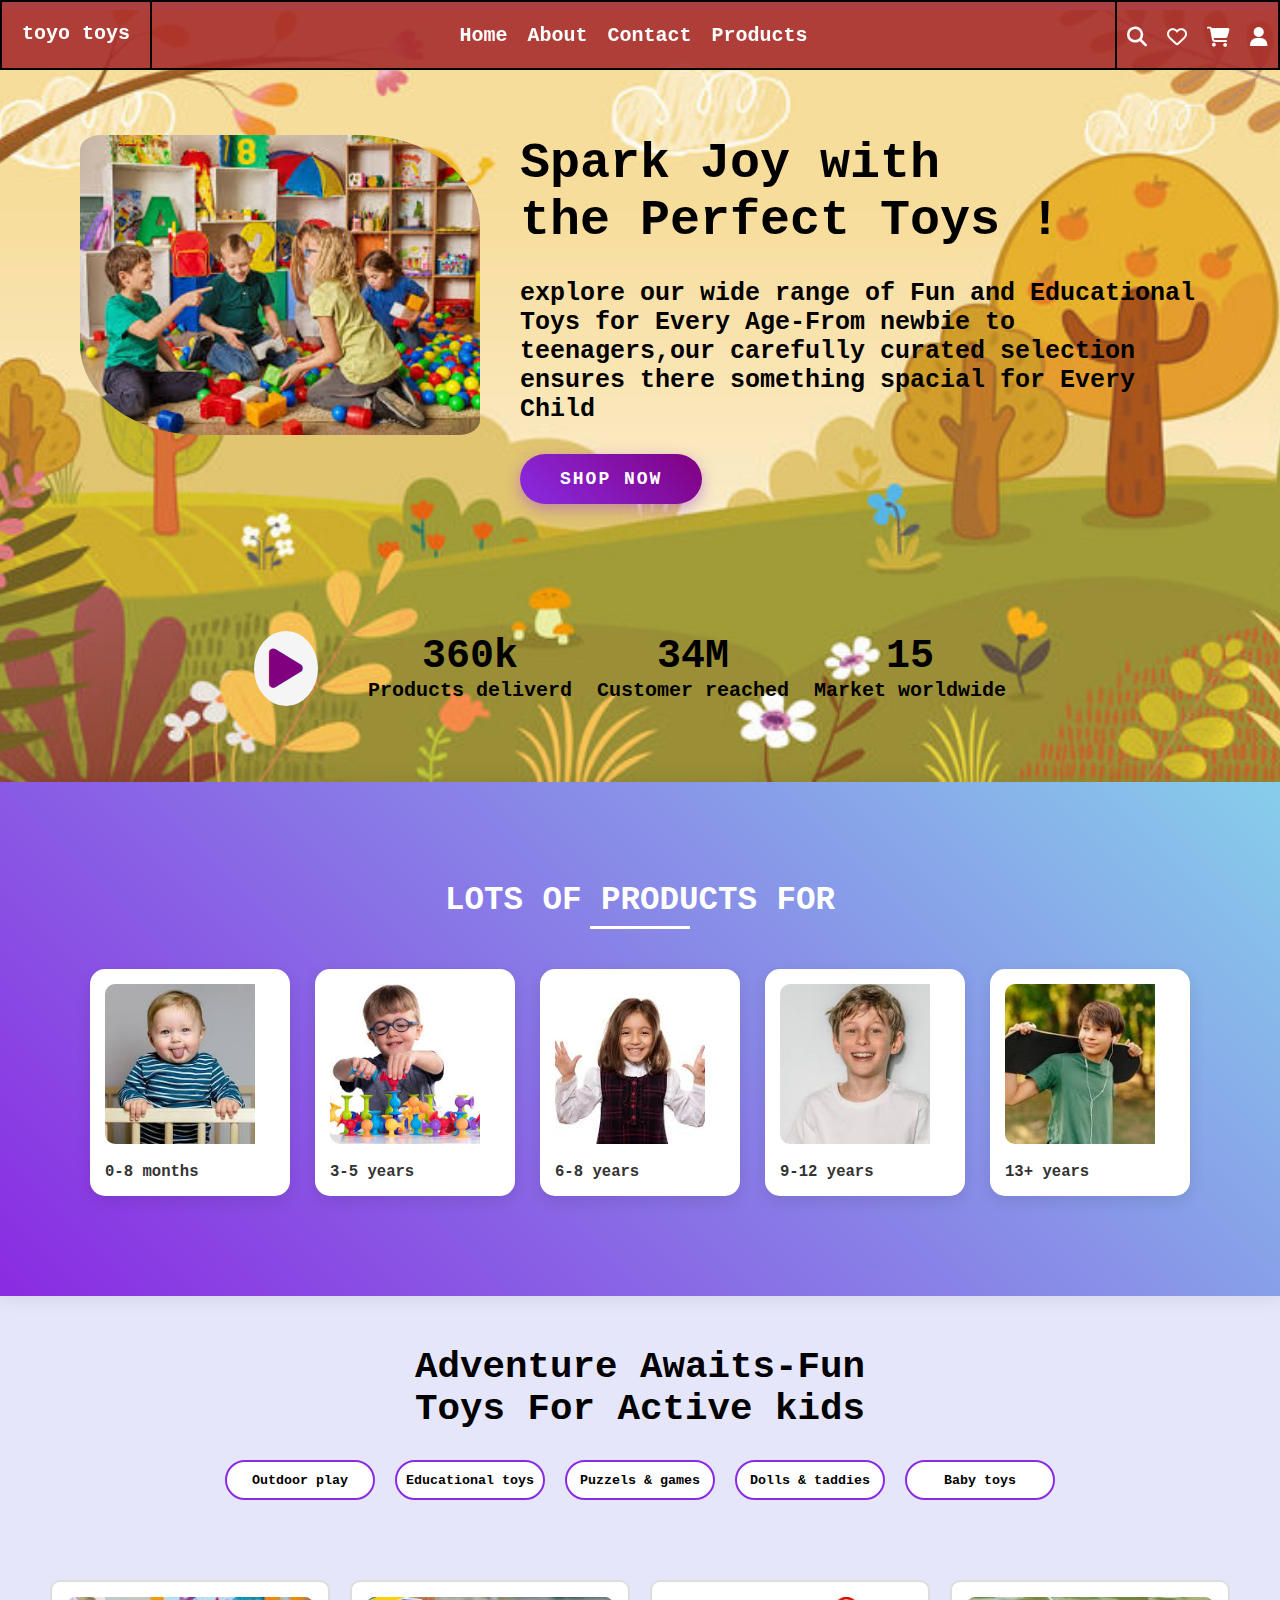
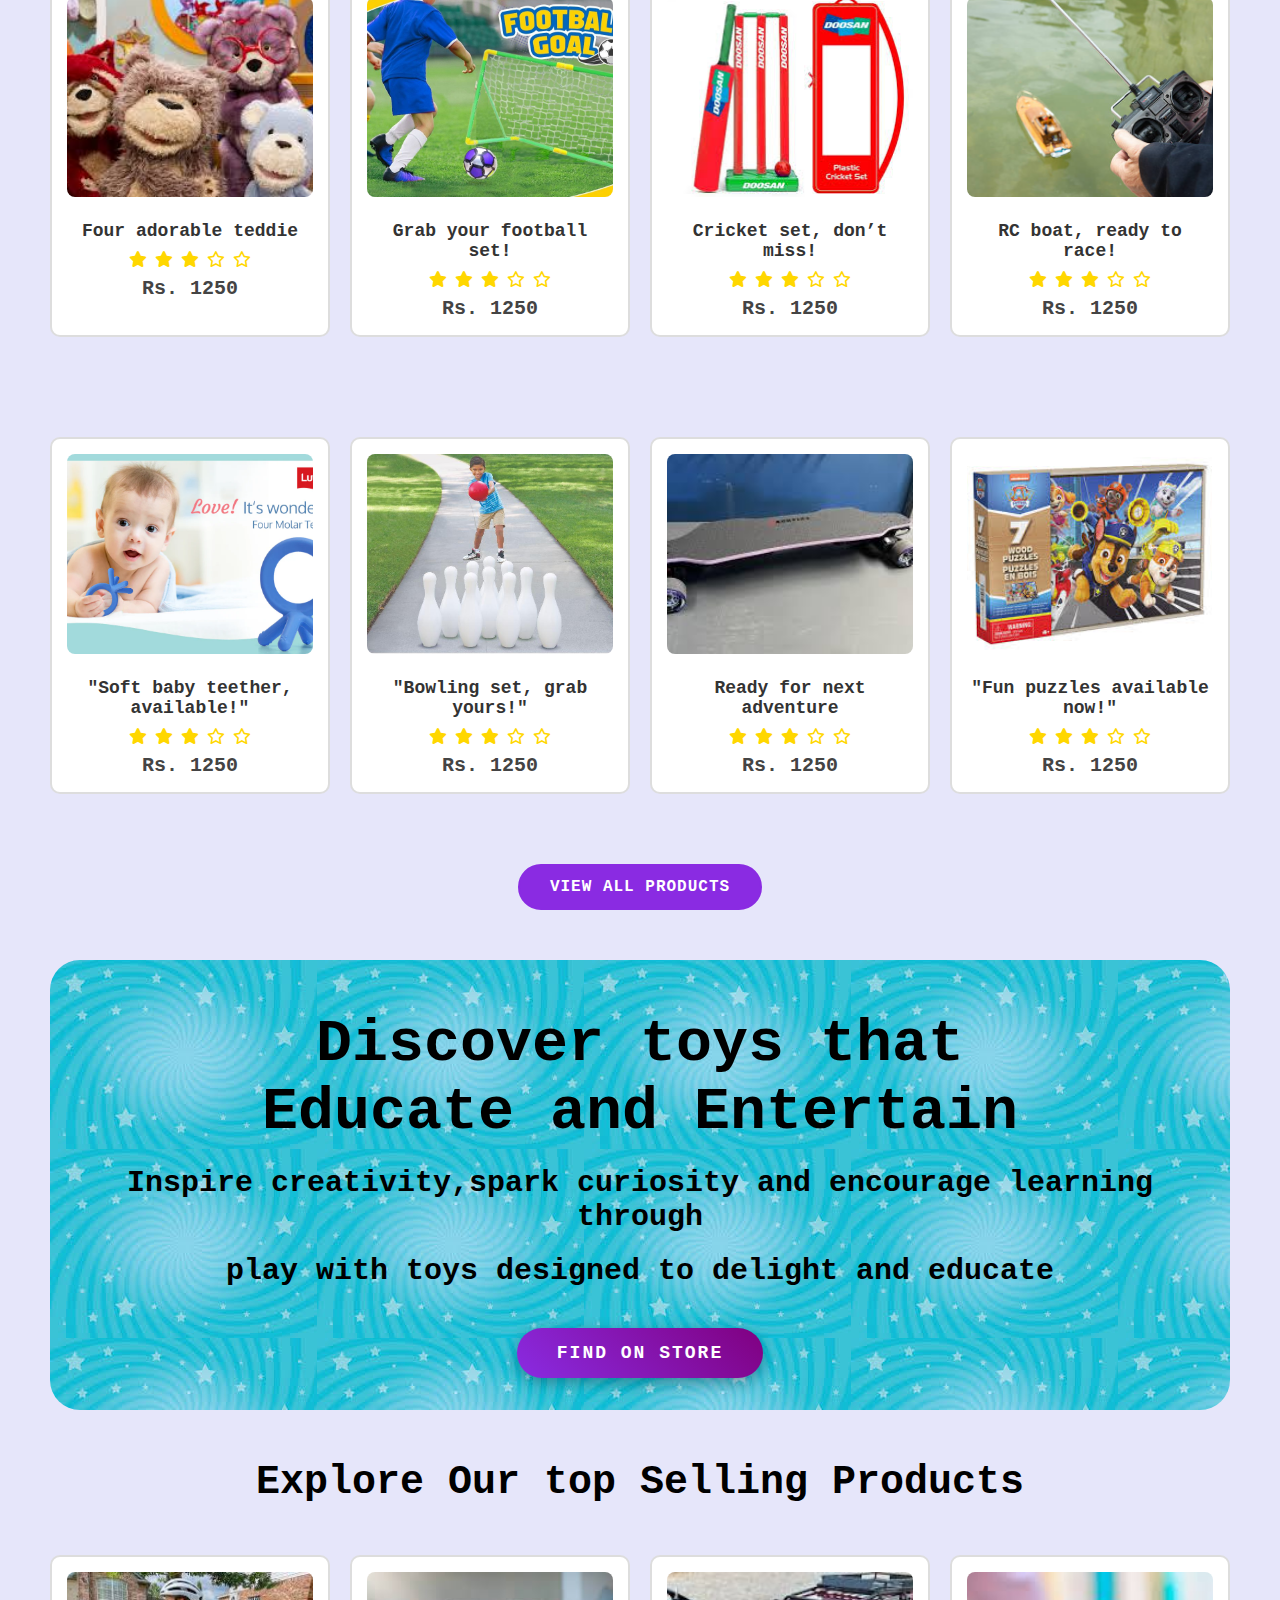
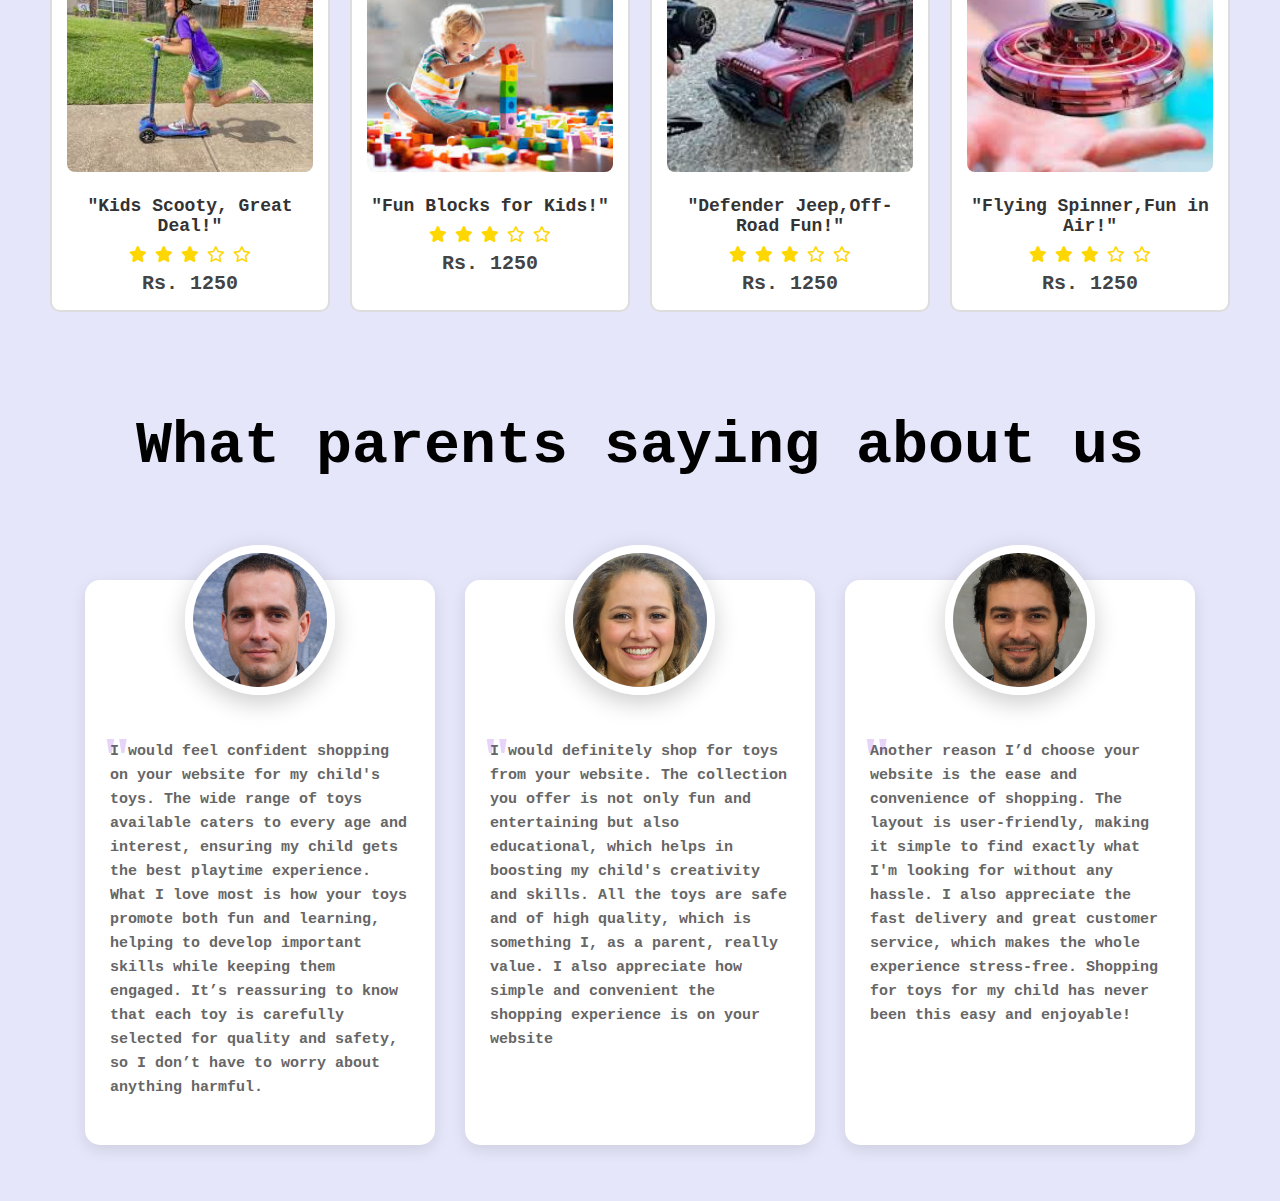
<file: index.html>
<!DOCTYPE html>
<html lang="en">

<head>
    <meta charset="UTF-8">
    <meta name="viewport" content="width=device-width, initial-scale=1.0">
    <title>Toyo Toys</title>
    <link rel="stylesheet" href="css/eproject.css">
    <link rel="stylesheet" href="https://cdnjs.cloudflare.com/ajax/libs/font-awesome/6.7.2/css/all.min.css"
        integrity="sha512-Evv84Mr4kqVGRNSgIGL/F/aIDqQb7xQ2vcrdIwxfjThSH8CSR7PBEakCr51Ck+w+/U6swU2Im1vVX0SVk9ABhg=="
        crossorigin="anonymous" referrerpolicy="no-referrer" />
</head>

<body>
    <!-- nav bar start  -->
    <div class="nav">
        <div class="logo">
            <p>toyo toys</p>
        </div>
        <div class="links">
            <ul>
                <li><a href="eproject.html">Home</a></li>
                <li><a href="">About</a></li>
                <li><a href="">Contact</a></li>
                <li><a href="">Products</a></li>
            </ul>
        </div>

        <div class="icons">
            <i class="fa-solid fa-magnifying-glass"></i>
            <i class="fa-regular fa-heart"></i>
            <i class="fa-solid fa-cart-shopping"></i>
            <i class="fa-solid fa-user"></i>
        </div>
    </div>
    <!-- nav bar end -->
    <!-- body start -->
    <div class="pic">
        <div class="img-text">
            <img src="images/download.jpg" alt="sabar karo" class="img1">
            <div class="text">
                <h1 class="h1">Spark Joy with</h1>
                <h1 class="h1">the Perfect Toys !</h1>
                <p class="p">explore our wide range of Fun and Educational Toys for Every Age-From newbie to
                    teenagers,our
                    carefully
                    curated selection ensures there something spacial for Every Child </p>
                <button class="btn">Shop Now</button>
            </div>
        </div>
        <div class="sales">
            <i class="fa-solid fa-play" id="play"></i>
            <div class="rating">
                <div>
                    <h1>360k</h1>
                    <p>Products deliverd</p>
                </div>
                <div>
                    <h1>34M</h1>
                    <p>Customer reached</p>
                </div>
                <div>
                    <h1>15</h1>
                    <p>Market worldwide</p>
                </div>
            </div>
        </div>
    </div>

    <div class="pic2">
        <h3>Lots of products for</h3>
        <div class="ages">
            <div class="age">
                <img src="images/download (11).jpg" alt="0-8 months" class="img">
                <h1 class="h1">0-8 months</h1>
            </div>
            <div class="age">
                <img src="images/download (2).jpg" alt="3-5 years" class="img">
                <h1 class="h1">3-5 years</h1>
            </div>
            <div class="age">
                <img src="images/download (5).jpg" alt="6-8 years" class="img">
                <h1 class="h1">6-8 years</h1>
            </div>
            <div class="age">
                <img src="images/download (4).jpg" alt="9-12 years" class="img">
                <h1 class="h1">9-12 years</h1>
            </div>
            <div class="age">
                <img src="images/download (10).jpg" alt="13+ years" class="img">
                <h1 class="h1">13+ years</h1>
            </div>
        </div>
    </div>

    <div class="awaits">
        <h2>Adventure Awaits-Fun</h2>
        <h2>Toys For Active kids</h2>
    </div>
    <div class="buttons">
        <button class="butt">Outdoor play</button>
        <button class="butt">Educational toys</button>
        <button class="butt">Puzzels & games</button>
        <button class="butt">Dolls & taddies</button>
        <button class="butt">Baby toys</button>
    </div>

    <div class="card-sec">
        <div class="cards">
            <img src="images/download (6).jpg" alt="" class="card-img">
            <h1>Four adorable teddie</h1>
            <div class="ratings">
                <i class="fa-solid fa-star"></i>
                <i class="fa-solid fa-star"></i>
                <i class="fa-solid fa-star"></i>
                <i class="fa-regular fa-star"></i>
                <i class="fa-regular fa-star"></i>
            </div>
            <p class="price">Rs. 1250</p>
        </div>
        <div class="cards">
            <img src="images/945be24f-a401-4b23-9fb9-ff5cc052ee31.__CR0,0,970,600_PT0_SX970_V1___.jpg" alt=""
                class="card-img">
            <h1>Grab your football set!</h1>
            <div class="ratings">
                <i class="fa-solid fa-star"></i>
                <i class="fa-solid fa-star"></i>
                <i class="fa-solid fa-star"></i>
                <i class="fa-regular fa-star"></i>
                <i class="fa-regular fa-star"></i>
            </div>
            <p class="price">Rs. 1250</p>
        </div>
        <div class="cards">
            <img src="images/images (1).jpg" alt="" class="card-img">
            <h1>Cricket set, don’t miss!</h1>
            <div class="ratings">
                <i class="fa-solid fa-star"></i>
                <i class="fa-solid fa-star"></i>
                <i class="fa-solid fa-star"></i>
                <i class="fa-regular fa-star"></i>
                <i class="fa-regular fa-star"></i>
            </div>
            <p class="price">Rs. 1250</p>
        </div>
        <div class="cards">
            <img src="images/istockphoto-184096624-612x612.jpg" alt="" class="card-img">
            <h1>RC boat, ready to race!</h1>
            <div class="ratings">
                <i class="fa-solid fa-star"></i>
                <i class="fa-solid fa-star"></i>
                <i class="fa-solid fa-star"></i>
                <i class="fa-regular fa-star"></i>
                <i class="fa-regular fa-star"></i>
            </div>
            <p class="price">Rs. 1250</p>
        </div>
    </div>

    <div class="card-sec2">
        <div class="cards">
            <img src="images/A_01_3cc25a5a-6846-4420-8124-f364fbea8125.jpg" class="card-img">
            <h1>"Soft baby teether, available!"</h1>
            <div class="ratings">
                <i class="fa-solid fa-star"></i>
                <i class="fa-solid fa-star"></i>
                <i class="fa-solid fa-star"></i>
                <i class="fa-regular fa-star"></i>
                <i class="fa-regular fa-star"></i>
            </div>
            <p class="price">Rs. 1250</p>
        </div>
        <div class="cards">
            <img src="images/Jumbo_Bowling_Set3_800x.jpg" alt="" class="card-img">
            <h1>"Bowling set, grab yours!"</h1>
            <div class="ratings">
                <i class="fa-solid fa-star"></i>
                <i class="fa-solid fa-star"></i>
                <i class="fa-solid fa-star"></i>
                <i class="fa-regular fa-star"></i>
                <i class="fa-regular fa-star"></i>
            </div>
            <p class="price">Rs. 1250</p>
        </div>
        <div class="cards">
            <img src="images/images (2).jpg" alt="" class="card-img">
            <h1>Ready for next adventure</h1>
            <div class="ratings">
                <i class="fa-solid fa-star"></i>
                <i class="fa-solid fa-star"></i>
                <i class="fa-solid fa-star"></i>
                <i class="fa-regular fa-star"></i>
                <i class="fa-regular fa-star"></i>
            </div>
            <p class="price">Rs. 1250</p>
        </div>
        <div class="cards">
            <img src="images/puzzel.jpeg" alt="" class="card-img">
            <h1>"Fun puzzles available now!"</h1>
            <div class="ratings">
                <i class="fa-solid fa-star"></i>
                <i class="fa-solid fa-star"></i>
                <i class="fa-solid fa-star"></i>
                <i class="fa-regular fa-star"></i>
                <i class="fa-regular fa-star"></i>
            </div>
            <p class="price">Rs. 1250</p>
        </div>
    </div>
    <div class="prod-btn">
        <button class="btn-all">view all products</button>
    </div>

    <div class="img-text2">
        <h1>Discover toys that</h1>
        <h1>Educate and Entertain</h1>
        <p>Inspire creativity,spark curiosity and encourage learning through</p>
        <p>play with toys designed to delight and educate</p>
        <button class="btn">Find on Store</button>
    </div>
    <div class="top-sale">
        <h1>Explore Our top Selling Products</h1>
    </div>
    <div class="card-sec">
        <div class="cards">
            <img src="images/images (4).jpg" alt="" class="card-img">
            <h1>"Kids Scooty, Great Deal!"</h1>
            <div class="ratings">
                <i class="fa-solid fa-star"></i>
                <i class="fa-solid fa-star"></i>
                <i class="fa-solid fa-star"></i>
                <i class="fa-regular fa-star"></i>
                <i class="fa-regular fa-star"></i>
            </div>
            <p class="price">Rs. 1250</p>
        </div>
        <div class="cards">
            <img src="images/images (5).jpg" alt="" class="card-img">
            <h1>"Fun Blocks for Kids!"</h1>
            <div class="ratings">
                <i class="fa-solid fa-star"></i>
                <i class="fa-solid fa-star"></i>
                <i class="fa-solid fa-star"></i>
                <i class="fa-regular fa-star"></i>
                <i class="fa-regular fa-star"></i>
            </div>
            <p class="price">Rs. 1250</p>
        </div>
        <div class="cards">
            <img src="images/download (7).jpg" alt="" class="card-img">
            <h1>"Defender Jeep,Off-Road Fun!"</h1>
            <div class="ratings">
                <i class="fa-solid fa-star"></i>
                <i class="fa-solid fa-star"></i>
                <i class="fa-solid fa-star"></i>
                <i class="fa-regular fa-star"></i>
                <i class="fa-regular fa-star"></i>
            </div>
            <p class="price">Rs. 1250</p>
        </div>
        <div class="cards">
            <img src="images/images (3).jpg" alt="" class="card-img">
            <h1>"Flying Spinner,Fun in Air!"</h1>
            <div class="ratings">
                <i class="fa-solid fa-star"></i>
                <i class="fa-solid fa-star"></i>
                <i class="fa-solid fa-star"></i>
                <i class="fa-regular fa-star"></i>
                <i class="fa-regular fa-star"></i>
            </div>
            <p class="price">Rs. 1250</p>
        </div>
    </div>
    <div class="p-heading">
        <h1>What parents saying about us</h1>
    </div>
    <div class="parents">

        <div class="child">
            <img src="images/Face.jpg" alt="" class="chi-img">
            <p> I would feel confident shopping on your website for my child's toys. The wide range of toys available
                caters to every age and interest, ensuring my child gets the best playtime experience. What I love most
                is how your toys promote both fun and learning, helping to develop important skills while keeping them
                engaged. It’s reassuring to know that each toy is carefully selected for quality and safety, so I don’t
                have to worry about anything harmful.</p>
        </div>
        <div class="child">
            <img src="images/Face2.jpg" alt="" class="chi-img">
            <p> I would definitely shop for toys from your website. The collection you offer is not only fun and
                entertaining but also educational, which helps in boosting my child's creativity and skills. All the
                toys are safe and of high quality, which is something I, as a parent, really value. I also appreciate
                how simple and convenient the shopping experience is on your website</p>
        </div>
        <div class="child">
            <img src="images/Face3.jpg" alt="" class="chi-img">
            <p>Another reason I’d choose your website is the ease and convenience of shopping. The layout is
                user-friendly, making it simple to find exactly what I'm looking for without any hassle. I also
                appreciate the fast delivery and great customer service, which makes the whole experience stress-free.
                Shopping for toys for my child has never been this easy and enjoyable!</p>
        </div>
    </div>

</body>

</html>
</file>
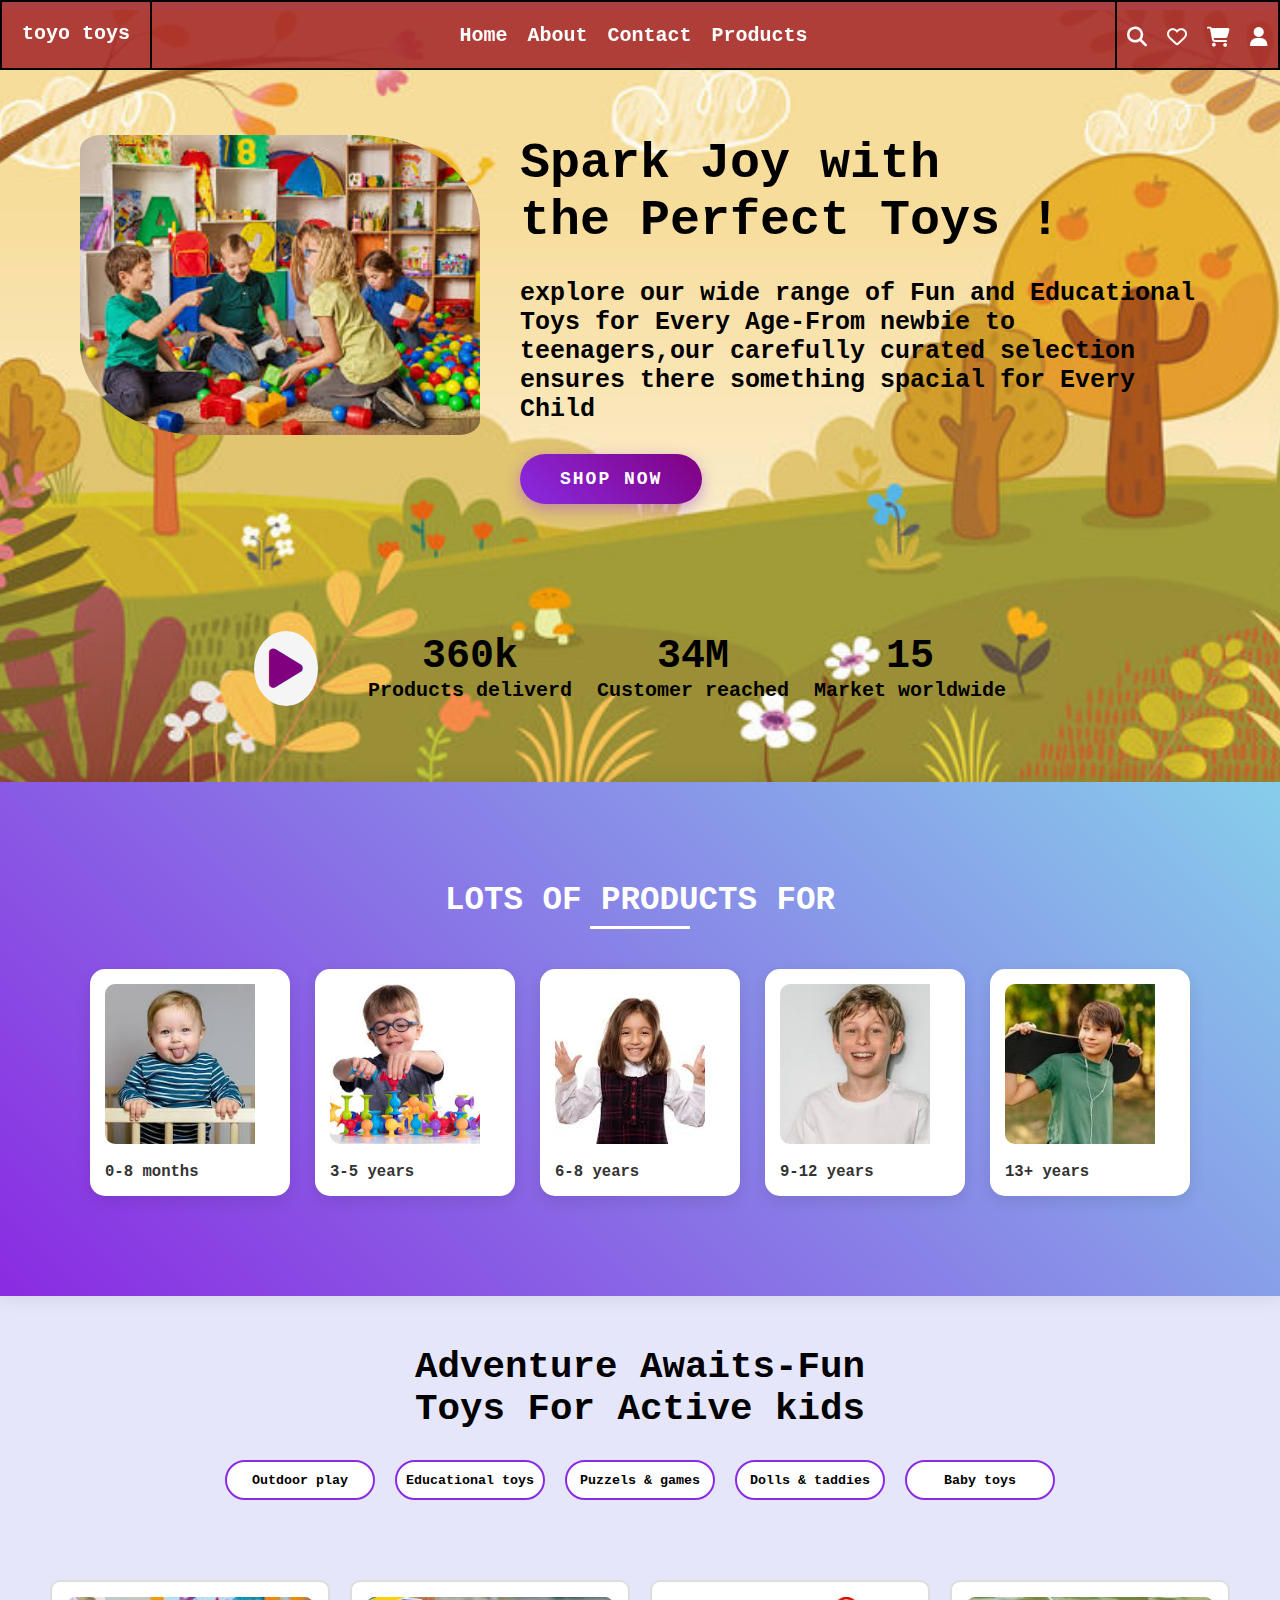
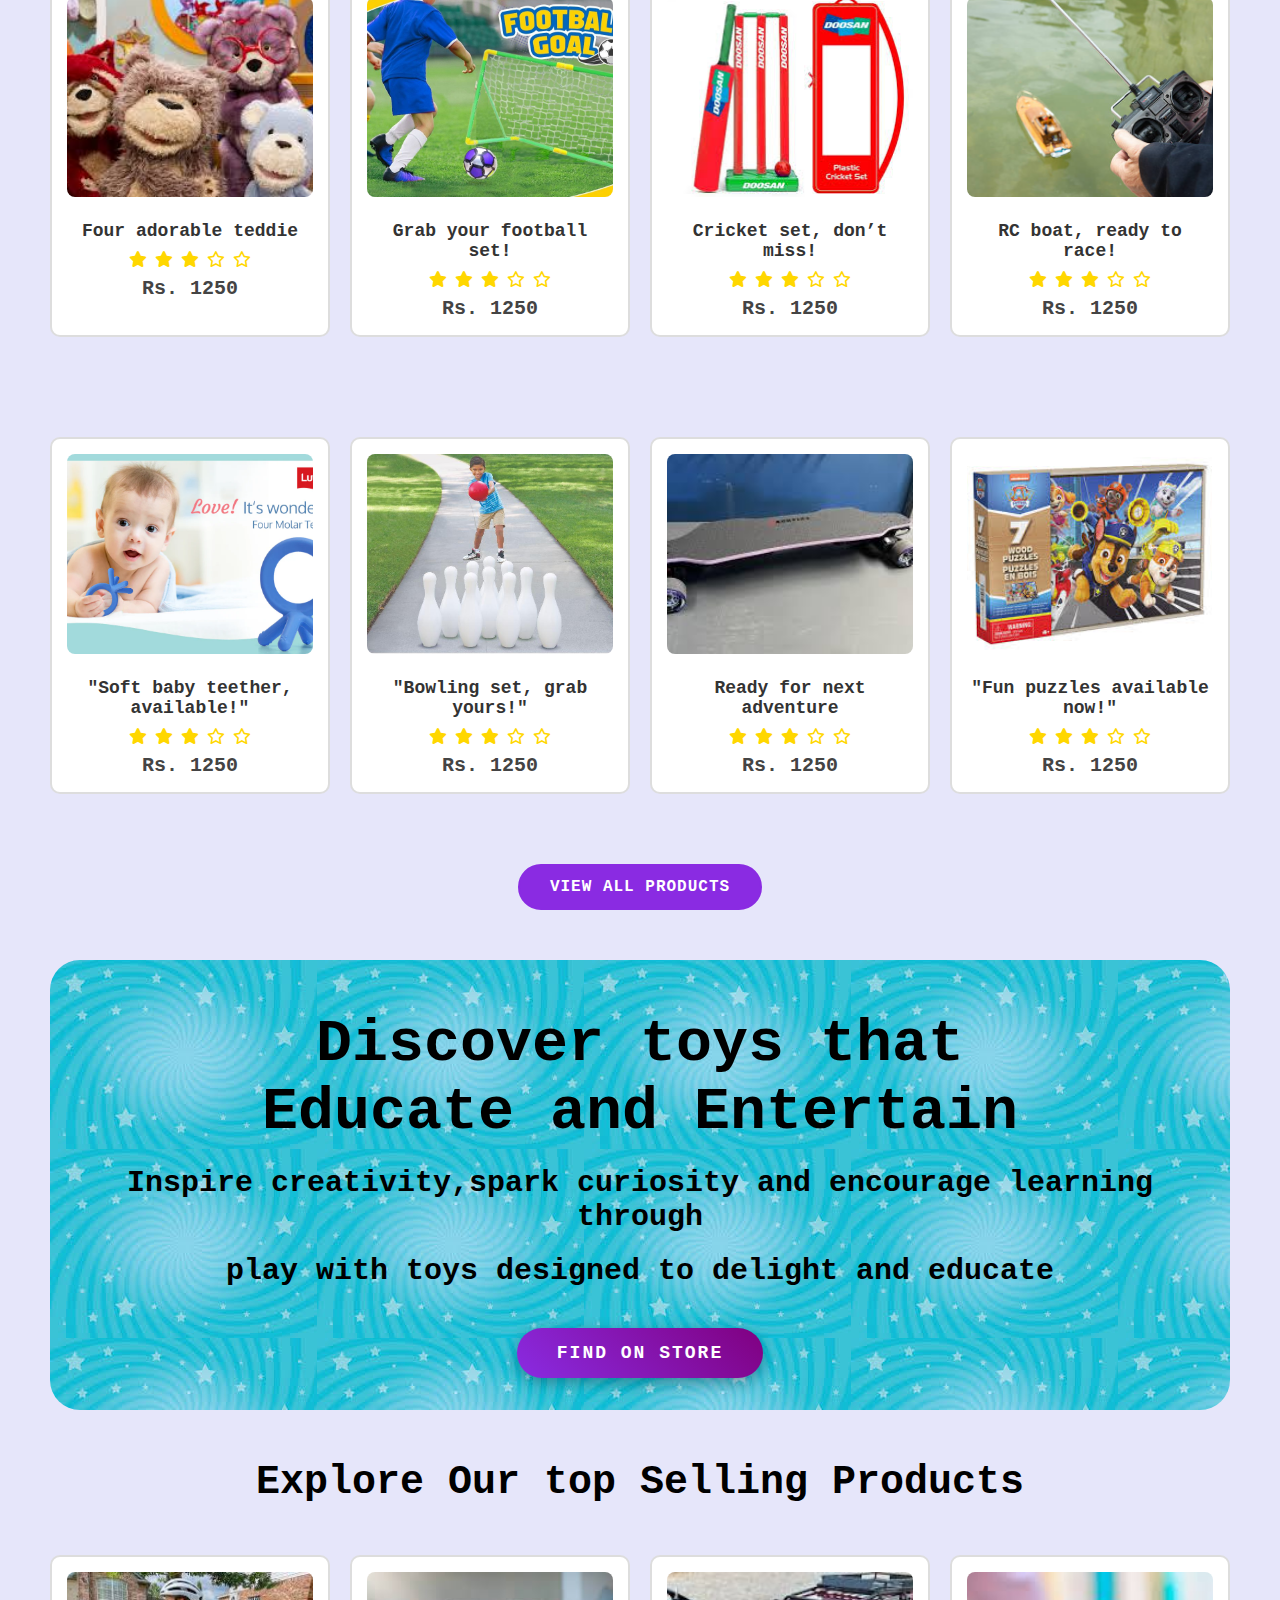
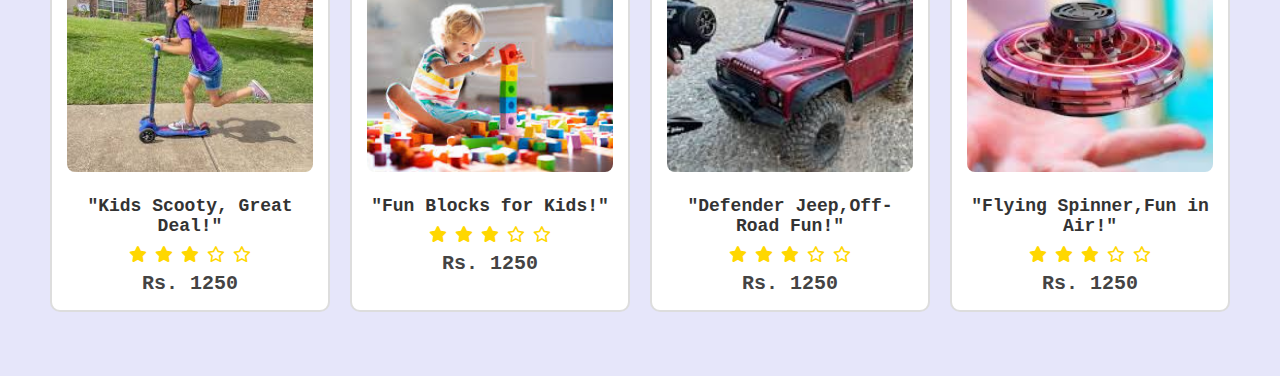
<file: eproject.html>
<!DOCTYPE html>
<html lang="en">

<head>
    <meta charset="UTF-8">
    <meta name="viewport" content="width=device-width, initial-scale=1.0">
    <title>Toyo Toys</title>
    <link rel="stylesheet" href="css/eproject.css">
    <link rel="stylesheet" href="https://cdnjs.cloudflare.com/ajax/libs/font-awesome/6.7.2/css/all.min.css"
        integrity="sha512-Evv84Mr4kqVGRNSgIGL/F/aIDqQb7xQ2vcrdIwxfjThSH8CSR7PBEakCr51Ck+w+/U6swU2Im1vVX0SVk9ABhg=="
        crossorigin="anonymous" referrerpolicy="no-referrer" />
</head>

<body>
    <!-- nav bar start  -->
    <div class="nav">
        <div class="logo">
            <p>toyo toys</p>
        </div>
        <div class="links">
            <ul>
                <li><a href="eproject.html">Home</a></li>
                <li><a href="">About</a></li>
                <li><a href="">Contact</a></li>
                <li><a href="">Products</a></li>
            </ul>
        </div>

        <div class="icons">
            <i class="fa-solid fa-magnifying-glass"></i>
            <i class="fa-regular fa-heart"></i>
            <i class="fa-solid fa-cart-shopping"></i>
            <i class="fa-solid fa-user"></i>
        </div>
    </div>
    <!-- nav bar end -->
    <!-- body start -->
    <div class="pic">
        <div class="img-text">
            <img src="images/download.jpg" alt="sabar karo" class="img1">
            <div class="text">
                <h1 class="h1">Spark Joy with</h1>
                <h1 class="h1">the Perfect Toys !</h1>
                <p class="p">explore our wide range of Fun and Educational Toys for Every Age-From newbie to
                    teenagers,our
                    carefully
                    curated selection ensures there something spacial for Every Child </p>
                <button class="btn">Shop Now</button>
            </div>
        </div>
        <div class="sales">
            <i class="fa-solid fa-play" id="play"></i>
            <div class="rating">
                <div>
                    <h1>360k</h1>
                    <p>Products deliverd</p>
                </div>
                <div>
                    <h1>34M</h1>
                    <p>Customer reached</p>
                </div>
                <div>
                    <h1>15</h1>
                    <p>Market worldwide</p>
                </div>
            </div>
        </div>
    </div>

    <div class="pic2">
        <h3>Lots of products for</h3>
        <div class="ages">
            <div class="age">
                <img src="images/download (11).jpg" alt="0-8 months" class="img">
                <h1 class="h1">0-8 months</h1>
            </div>
            <div class="age">
                <img src="images/download (2).jpg" alt="3-5 years" class="img">
                <h1 class="h1">3-5 years</h1>
            </div>
            <div class="age">
                <img src="images/download (5).jpg" alt="6-8 years" class="img">
                <h1 class="h1">6-8 years</h1>
            </div>
            <div class="age">
                <img src="images/download (4).jpg" alt="9-12 years" class="img">
                <h1 class="h1">9-12 years</h1>
            </div>
            <div class="age">
                <img src="images/download (10).jpg" alt="13+ years" class="img">
                <h1 class="h1">13+ years</h1>
            </div>
        </div>
    </div>

    <div class="awaits">
        <h2>Adventure Awaits-Fun</h2>
        <h2>Toys For Active kids</h2>
    </div>
    <div class="buttons">
        <button class="butt">Outdoor play</button>
        <button class="butt">Educational toys</button>
        <button class="butt">Puzzels & games</button>
        <button class="butt">Dolls & taddies</button>
        <button class="butt">Baby toys</button>
    </div>

    <div class="card-sec">
        <div class="cards">
            <img src="images/download (6).jpg" alt="" class="card-img">
            <h1>Four adorable teddie</h1>
            <div class="ratings">
                <i class="fa-solid fa-star"></i>
                <i class="fa-solid fa-star"></i>
                <i class="fa-solid fa-star"></i>
                <i class="fa-regular fa-star"></i>
                <i class="fa-regular fa-star"></i>
            </div>
            <p class="price">Rs. 1250</p>
        </div>
        <div class="cards">
            <img src="images/945be24f-a401-4b23-9fb9-ff5cc052ee31.__CR0,0,970,600_PT0_SX970_V1___.jpg" alt=""
                class="card-img">
            <h1>Grab your football set!</h1>
            <div class="ratings">
                <i class="fa-solid fa-star"></i>
                <i class="fa-solid fa-star"></i>
                <i class="fa-solid fa-star"></i>
                <i class="fa-regular fa-star"></i>
                <i class="fa-regular fa-star"></i>
            </div>
            <p class="price">Rs. 1250</p>
        </div>
        <div class="cards">
            <img src="images/images (1).jpg" alt="" class="card-img">
            <h1>Cricket set, don’t miss!</h1>
            <div class="ratings">
                <i class="fa-solid fa-star"></i>
                <i class="fa-solid fa-star"></i>
                <i class="fa-solid fa-star"></i>
                <i class="fa-regular fa-star"></i>
                <i class="fa-regular fa-star"></i>
            </div>
            <p class="price">Rs. 1250</p>
        </div>
        <div class="cards">
            <img src="images/istockphoto-184096624-612x612.jpg" alt="" class="card-img">
            <h1>RC boat, ready to race!</h1>
            <div class="ratings">
                <i class="fa-solid fa-star"></i>
                <i class="fa-solid fa-star"></i>
                <i class="fa-solid fa-star"></i>
                <i class="fa-regular fa-star"></i>
                <i class="fa-regular fa-star"></i>
            </div>
            <p class="price">Rs. 1250</p>
        </div>
    </div>

    <div class="card-sec2">
        <div class="cards">
            <img src="images/A_01_3cc25a5a-6846-4420-8124-f364fbea8125.jpg" class="card-img">
            <h1>"Soft baby teether, available!"</h1>
            <div class="ratings">
                <i class="fa-solid fa-star"></i>
                <i class="fa-solid fa-star"></i>
                <i class="fa-solid fa-star"></i>
                <i class="fa-regular fa-star"></i>
                <i class="fa-regular fa-star"></i>
            </div>
            <p class="price">Rs. 1250</p>
        </div>
        <div class="cards">
            <img src="images/Jumbo_Bowling_Set3_800x.jpg" alt="" class="card-img">
            <h1>"Bowling set, grab yours!"</h1>
            <div class="ratings">
                <i class="fa-solid fa-star"></i>
                <i class="fa-solid fa-star"></i>
                <i class="fa-solid fa-star"></i>
                <i class="fa-regular fa-star"></i>
                <i class="fa-regular fa-star"></i>
            </div>
            <p class="price">Rs. 1250</p>
        </div>
        <div class="cards">
            <img src="images/images (2).jpg" alt="" class="card-img">
            <h1>Ready for next adventure</h1>
            <div class="ratings">
                <i class="fa-solid fa-star"></i>
                <i class="fa-solid fa-star"></i>
                <i class="fa-solid fa-star"></i>
                <i class="fa-regular fa-star"></i>
                <i class="fa-regular fa-star"></i>
            </div>
            <p class="price">Rs. 1250</p>
        </div>
        <div class="cards">
            <img src="images/puzzel.jpeg" alt="" class="card-img">
            <h1>"Fun puzzles available now!"</h1>
            <div class="ratings">
                <i class="fa-solid fa-star"></i>
                <i class="fa-solid fa-star"></i>
                <i class="fa-solid fa-star"></i>
                <i class="fa-regular fa-star"></i>
                <i class="fa-regular fa-star"></i>
            </div>
            <p class="price">Rs. 1250</p>
        </div>
    </div>
    <div class="prod-btn">
        <button class="btn-all">view all products</button>
    </div>

    <div class="img-text2">
        <h1>Discover toys that</h1>
        <h1>Educate and Entertain</h1>
        <p>Inspire creativity,spark curiosity and encourage learning through</p>
        <p>play with toys designed to delight and educate</p>
        <button class="btn">Find on Store</button>
    </div>
    <div class="top-sale">
        <h1>Explore Our top Selling Products</h1>
    </div>
    <div class="card-sec">
        <div class="cards">
            <img src="images/images (4).jpg" alt="" class="card-img">
            <h1>"Kids Scooty, Great Deal!"</h1>
            <div class="ratings">
                <i class="fa-solid fa-star"></i>
                <i class="fa-solid fa-star"></i>
                <i class="fa-solid fa-star"></i>
                <i class="fa-regular fa-star"></i>
                <i class="fa-regular fa-star"></i>
            </div>
            <p class="price">Rs. 1250</p>
        </div>
        <div class="cards">
            <img src="images/images (5).jpg" alt="" class="card-img">
            <h1>"Fun Blocks for Kids!"</h1>
            <div class="ratings">
                <i class="fa-solid fa-star"></i>
                <i class="fa-solid fa-star"></i>
                <i class="fa-solid fa-star"></i>
                <i class="fa-regular fa-star"></i>
                <i class="fa-regular fa-star"></i>
            </div>
            <p class="price">Rs. 1250</p>
        </div>
        <div class="cards">
            <img src="images/download (7).jpg" alt="" class="card-img">
            <h1>"Defender Jeep,Off-Road Fun!"</h1>
            <div class="ratings">
                <i class="fa-solid fa-star"></i>
                <i class="fa-solid fa-star"></i>
                <i class="fa-solid fa-star"></i>
                <i class="fa-regular fa-star"></i>
                <i class="fa-regular fa-star"></i>
            </div>
            <p class="price">Rs. 1250</p>
        </div>
        <div class="cards">
            <img src="images/images (3).jpg" alt="" class="card-img">
            <h1>"Flying Spinner,Fun in Air!"</h1>
            <div class="ratings">
                <i class="fa-solid fa-star"></i>
                <i class="fa-solid fa-star"></i>
                <i class="fa-solid fa-star"></i>
                <i class="fa-regular fa-star"></i>
                <i class="fa-regular fa-star"></i>
            </div>
            <p class="price">Rs. 1250</p>
        </div>
    </div>

</body>

</html>
</file>
<file: css/eproject.css>
*{
    padding: 0;
    margin: 0;
    box-sizing: border-box;
    font-family: monospace;
    font-weight: bold;
}
.pic{
    background-image: url(../images/download-13.jpg);
    background-position: center;
    background-repeat: no-repeat;
    background-size: cover;
    margin-top: -110px;
}
.nav{
    display: flex;
    justify-content: space-between;
    border: 2px solid black;
    position: fixed;
    top: 0px;
    color: white;
    background-color: rgba(165, 42, 42, 0.888);
    width: 100%;
    height: 70px;
    font-size: 20px;
    z-index: 1000;
}
.logo{
    border-right: 2px solid black;
    padding: 20px;
}
.links{
    padding-top: 7px;
}
ul{
    display: flex;
    justify-content: center;
    margin-top: 15px;
    gap: 20px;
}
li{
    list-style: none;
    
}
a{
    text-decoration: none;
    color: white;
}
.icons{
    display: flex;
    padding: 25px 10px;
    border-left: 2px solid black;
    gap: 20px;
}
.img-text{
    display: flex;
    justify-content: center;
    padding: 0px 80px;
    margin-top: 50px;
    gap: 40px;
}
.img1{
    border-radius: 5% 30%;
    width: 400px;
    height: 300px;
    margin-top: 125px;
}
.p{
    margin-top: 30px;
}
.text{
    margin-top: 125px;
    font-size: 25px;
    gap: 20px;
}
.btn{
    padding: 15px 40px;
    background: linear-gradient(45deg, blueviolet, purple);
    color: white;
    border: none;
    border-radius: 30px;
    font-size: 18px;
    font-weight: bold;
    text-transform: uppercase;
    letter-spacing: 2px;
    cursor: pointer;
    transition: all 0.3s ease;
    box-shadow: 0 5px 15px rgba(137, 43, 226, 0.4);
    position: relative;
    overflow: hidden;
    margin-top: 30px;
}
.btn:hover {
    transform: translateY(-3px) scale(1.05);
    box-shadow: 0 8px 20px rgba(137, 43, 226, 0.6);
    background: linear-gradient(45deg, purple, blueviolet);
}
.btn:active {
    transform: translateY(1px);
    box-shadow: 0 2px 10px rgba(137, 43, 226, 0.4);
}
#play{
    color: purple;
    background-color: whitesmoke;
    padding: 15px;
    font-size: 45px;
    border-radius: 100%;
}
.sales{
    display: flex;
    justify-content: center;
    align-items: center;
    gap: 30px;
    padding-top: 50px;
}
.rating{
    display: flex;
    text-align: center;
    gap: 25px;
    margin: 80px 20px;
    font-size: 20px;    
}
.age{
    width: 200px;
    padding: 15px;
    background: white;
    border: none;
    border-radius: 15px;
    box-shadow: 0 5px 15px rgba(0,0,0,0.1);
    transition: all 0.3s ease;
    overflow: hidden;
}
.age:hover {
    transform: translateY(-10px);
    box-shadow: 0 10px 20px rgba(0,0,0,0.2);
}
.age img {
    width: 100%;
    height: 160px;
    object-fit: cover;
    border-radius: 10px;
    transition: transform 0.3s ease;
}
.age:hover img {
    transform: scale(1.1);
}
.age h1 {
    margin-top: 15px;
    color: #333;
    font-size: 1.2rem;
}
.img{
    width: 100%;
    border-radius: 40%;
    padding-right: 20px;
    gap: 30px;
}
.ages{
    margin: 30px auto;
    display: flex;
    justify-content: center;
    flex-wrap: wrap;
    gap: 25px;
    max-width: 1200px;
    padding: 20px;
}
h3{
    text-align: center;
    font-size: 35px;
    margin-top: 50px;
}
.awaits{
    text-align: center;
    font-size: 25px;
    margin-top: 50px;
}
.buttons{
    display: flex;
    justify-content: center;
    gap: 20px;
    margin: 30px 0;
    flex-wrap: wrap;
    padding: 0 20px;
}
.butt{
    width: 150px;
    height: 40px;
    background-color: white;
    border: 2px solid blueviolet;
    border-radius: 50px;
    cursor: pointer;
    font-weight: bold;
    transition: all 0.3s ease;
}
.butt:hover {
    background-color: blueviolet;
    color: white;
    transform: scale(1.05);
}
.pic2{
    background: linear-gradient(45deg, blueviolet, skyblue);
    padding: 50px 0;
    box-shadow: 0 0 20px rgba(0,0,0,0.1);
}
.pic2 h3 {
    color: white;
    font-size: 2.5rem;
    margin-bottom: 30px;
    text-transform: uppercase;
    position: relative;
}
.pic2 h3::after {
    content: '';
    position: absolute;
    bottom: -10px;
    left: 50%;
    transform: translateX(-50%);
    width: 100px;
    height: 3px;
    background: white;
}
.card-sec{
    display: flex;
    justify-content: center;
    gap: 20px;
    padding: 50px;
}
.card-sec2{
    display: flex;
    justify-content: center;
    gap: 20px;
    padding: 50px;      
}
.cards {
    width: 300px;
    border: 2px solid #ddd;
    border-radius: 10px;
    padding: 15px;
    background-color: white;
    text-align: center;
    transition: all 0.3s ease;
}
.cards:hover {
    box-shadow: 0 5px 15px rgba(0,0,0,0.2);
    transform: translateY(-5px);
}
.card-img {
    width: 100%;
    height: 200px;
    object-fit: cover;
    border-radius: 8px;
    margin-bottom: 10px;
}
.cards h1 {
    font-size: 18px;
    margin: 10px 0;
    color: #333;
}
.ratings{
    color: gold;
    margin: 8px 0;
}
.price {
    font-size: 20px;
    color: #444;
    font-weight: bold;
}
body {
    background-color: #e6e6fa;
    padding-top: 70px;
}
#stars {
    color: gold;
}
.prod-btn{
    display: flex;
    justify-content: center;
    margin: 20px 0 40px 0;
}
.btn-all{
    padding: 12px 30px;
    background-color: blueviolet;
    color: white;
    border: 2px solid blueviolet;
    border-radius: 25px;
    font-size: 16px;
    text-transform: uppercase;
    letter-spacing: 1px;
    cursor: pointer;
    transition: all 0.3s ease;
    font-weight: bold;
}
.btn-all:hover {
    background-color: transparent;
    color: blueviolet;
    transform: scale(1.05);
}
.img-text2{
    background-image: url(../images/download\ \(14\).jpg);
    height: 450px;
    font-size: 30px;
    text-align: center;
    padding: 50px;
    margin: 50px 50px;
    border-radius: 30px;
}
.img-text2 p {
    padding-top: 20px;
}
.img-text2 .btn {
    padding: 15px 40px;
    background-color: blueviolet;
    color: white;
    border: none;
    border-radius: 30px;
    font-size: 18px;
    font-weight: bold;
    letter-spacing: 2px;
    cursor: pointer;
    transition: all 0.3s ease;
    box-shadow: 0 5px 15px rgba(0, 0, 0, 0.3);
    margin-top: 40px;
    position: relative;
}

.img-text2 .btn:hover {
    transform: translateY(-5px) scale(1.05);
    background: white;
    border: 2px solid blueviolet;
    color: blueviolet;
    box-shadow: 0 8px 25px rgba(0, 0, 0, 0.4);
}

.img-text2 .btn:active {
    transform: translateY(0);
    box-shadow: 0 2px 10px rgba(0, 0, 0, 0.3);
}

.top-sale{
    text-align: center;
    margin-top: 30px;
    font-size: 20px;
}
.p-heading{
    text-align: center;
    font-size: 30px;
    margin-top: 50px;
}
.parents {
    display: flex;
    justify-content: center;
    gap: 30px;
    padding: 40px 20px;
    flex-wrap: wrap;
    margin-top: 60px;
}
.child {
    width: 350px;
    background: white;
    border: none;
    border-radius: 15px;
    padding: 25px;
    box-shadow: 0 5px 15px rgba(0,0,0,0.1);
    transition: all 0.3s ease;
    position: relative;
    padding-top: 85px;
}
.child:hover {
    transform: translateY(-10px);
    box-shadow: 0 15px 30px rgba(137, 43, 226, 0.15);
}
.chi-img {
    width: 150px; 
    height: 150px;
    object-fit: cover;
    border-radius: 50%;
    margin: -120px auto 25px auto;
    display: block;
    border: 8px solid white; 
    box-shadow: 0 8px 25px rgba(0,0,0,0.2); 
}
.child p {
    color: #666;
    line-height: 1.6;
    font-size: 15px;
    margin-top: 15px;
    position: relative;
    padding: 20px 0;
}
.child p::before {
    content: '"';
    position: absolute;
    top: -10px;
    left: -10px;
    font-size: 60px;
    color: rgba(137, 43, 226, 0.2);
    font-family: serif;
}
@media (max-width: 768px) {
    body {
        padding-top: 200px;
    }
    .nav {
        flex-direction: column;
        height: auto;
    }
    .cards {
        width: 90%;
        margin: 10px auto;
    }
    .pic2 h3 {
        font-size: 1.8rem;
    }
    .age {
        width: 80%;
    }
    .child {
        width: 90%;
        margin: 30px auto;
    }
}
</file>
